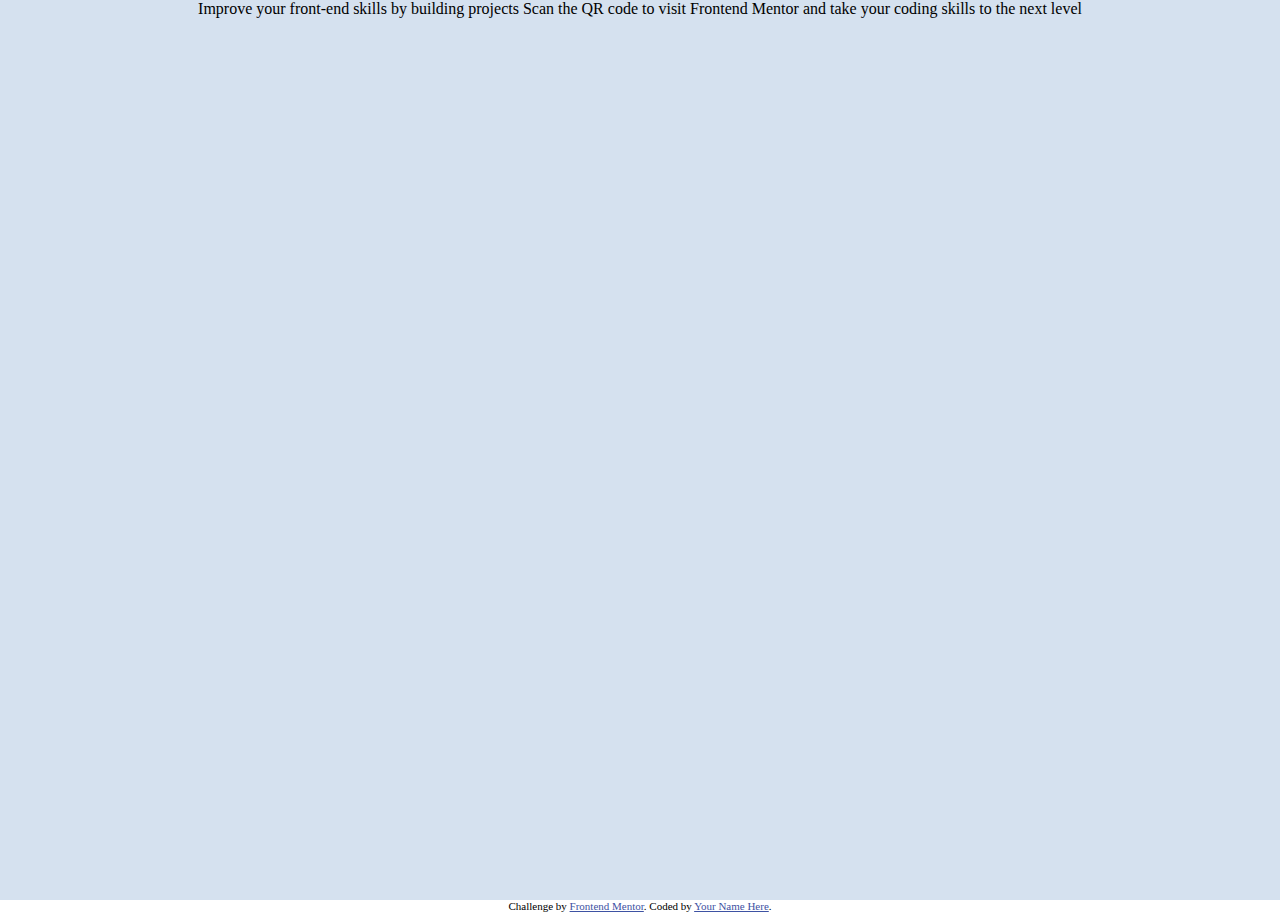
<file: #1 qr-code-component-main/index.html>
<!DOCTYPE html>
<html lang="en">
<head>
  <meta charset="UTF-8">
  <meta name="viewport" content="width=device-width, initial-scale=1.0"> <!-- displays site properly based on user's device -->

  <link rel="icon" type="image/png" sizes="32x32" href="./images/favicon-32x32.png">
  <link rel="stylesheet" href="style.css">
  
  <title>Frontend Mentor | QR code component</title>

  <!-- Feel free to remove these styles or customise in your own stylesheet 👍 -->
  <style>
    .attribution { font-size: 11px; text-align: center; }
    .attribution a { color: hsl(228, 45%, 44%); }
  </style>
</head>
<body>
  <main class="exercice">
    <div class="frontend-phrase">Improve your front-end skills by building projects

    Scan the QR code to visit Frontend Mentor and take your coding skills to the next level
  </div>
  </main>
  <footer>
  <div class="attribution">
    Challenge by <a href="https://www.frontendmentor.io?ref=challenge" target="_blank">Frontend Mentor</a>. 
    Coded by <a href="#">Your Name Here</a>.
  </div>
  </footer>

</body>
</html>
</file>
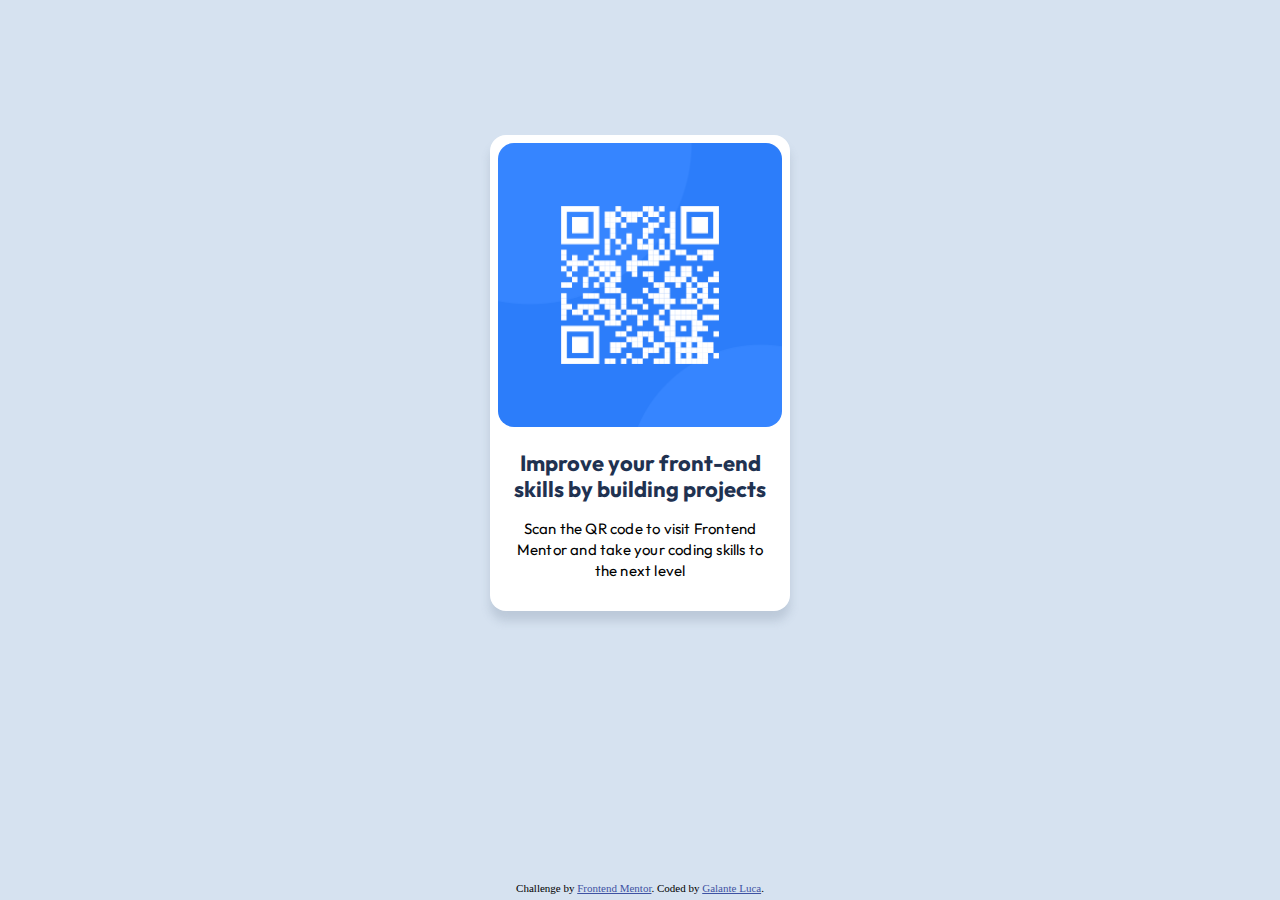
<file: challenge1/index.html>
<!DOCTYPE html>
<html lang="en">
<head>
  <meta charset="UTF-8">
  <meta name="viewport" content="width=device-width, initial-scale=1.0"> <!-- displays site properly based on user's device -->

  <link rel="icon" type="image/png" sizes="32x32" href="./images/favicon-32x32.png">
  <link rel="stylesheet" href="style.css">
  
  <title>Frontend Mentor | QR code component</title>
</head>
<body>
  <main class="exercice">
  <div class="containers">
    <div class="content">
      <img src="images/image-qr-code.png" alt="QR code for visit FrontEndMentor website">
      <h3>Improve your front-end skills by building projects</h3>
      <p>Scan the QR code to visit Frontend Mentor and take your coding skills to the next level</p>
    </div>
  </div>
  </main>
  <footer>
  <div class="attribution">
    Challenge by <a href="https://www.frontendmentor.io?ref=challenge" target="_blank">Frontend Mentor</a>. 
    Coded by <a href="https://github.com/Legalant/frontEndMentor">Galante Luca</a>.
  </div>
  </footer>

</body>
</html>
</file>
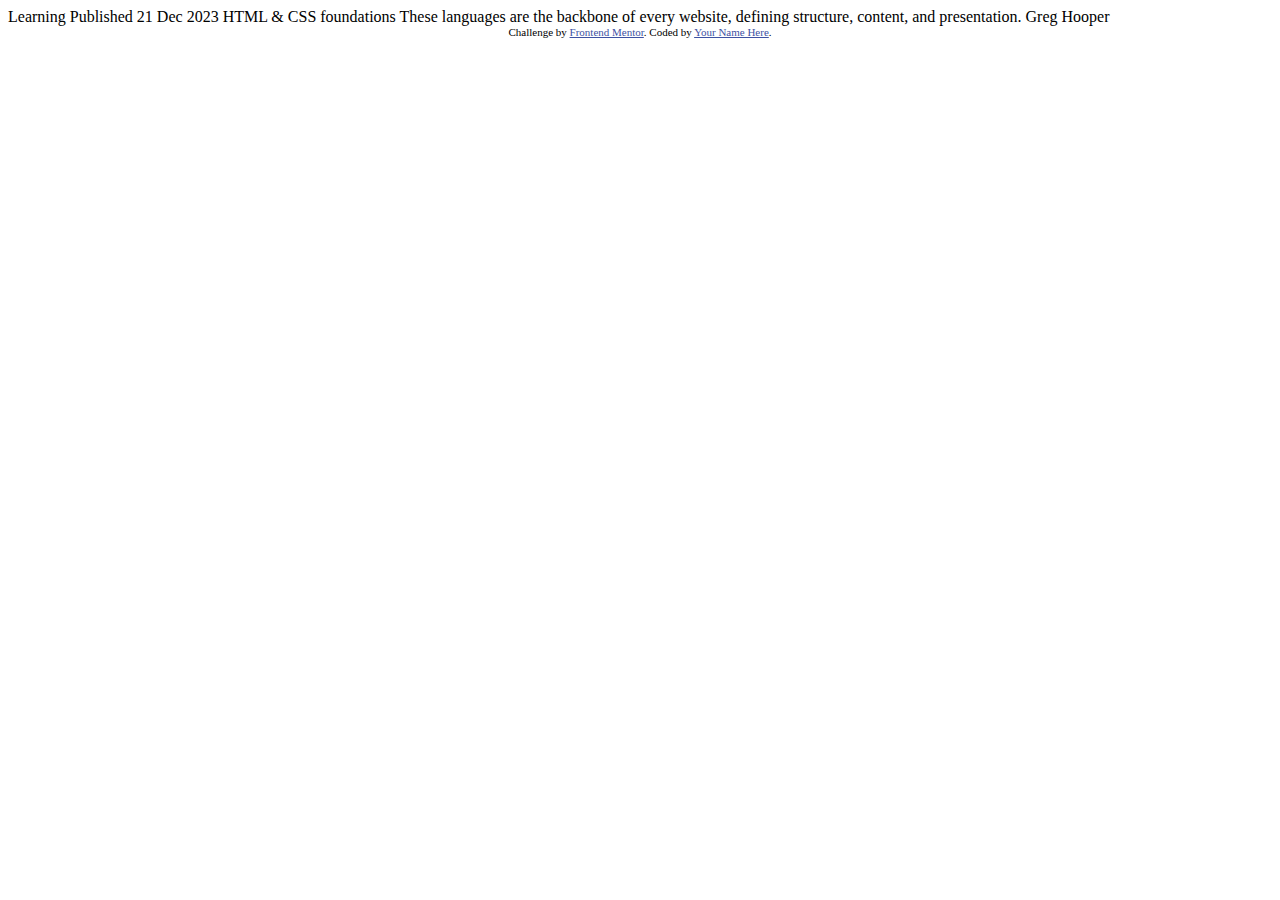
<file: challenge2/index.html>
<!DOCTYPE html>
<html lang="en">
<head>
  <meta charset="UTF-8">
  <meta name="viewport" content="width=device-width, initial-scale=1.0"> <!-- displays site properly based on user's device -->

  <link rel="icon" type="image/png" sizes="32x32" href="./assets/images/favicon-32x32.png">
  
  <title>Frontend Mentor | Blog preview card</title>

  <!-- Feel free to remove these styles or customise in your own stylesheet 👍 -->
  <style>
    .attribution { font-size: 11px; text-align: center; }
    .attribution a { color: hsl(228, 45%, 44%); }
  </style>
</head>
<body>

  Learning

  Published 21 Dec 2023

  HTML & CSS foundations

  These languages are the backbone of every website, defining structure, content, and presentation.

  Greg Hooper
  
  <div class="attribution">
    Challenge by <a href="https://www.frontendmentor.io?ref=challenge" target="_blank">Frontend Mentor</a>. 
    Coded by <a href="#">Your Name Here</a>.
  </div>
</body>
</html>
</file>
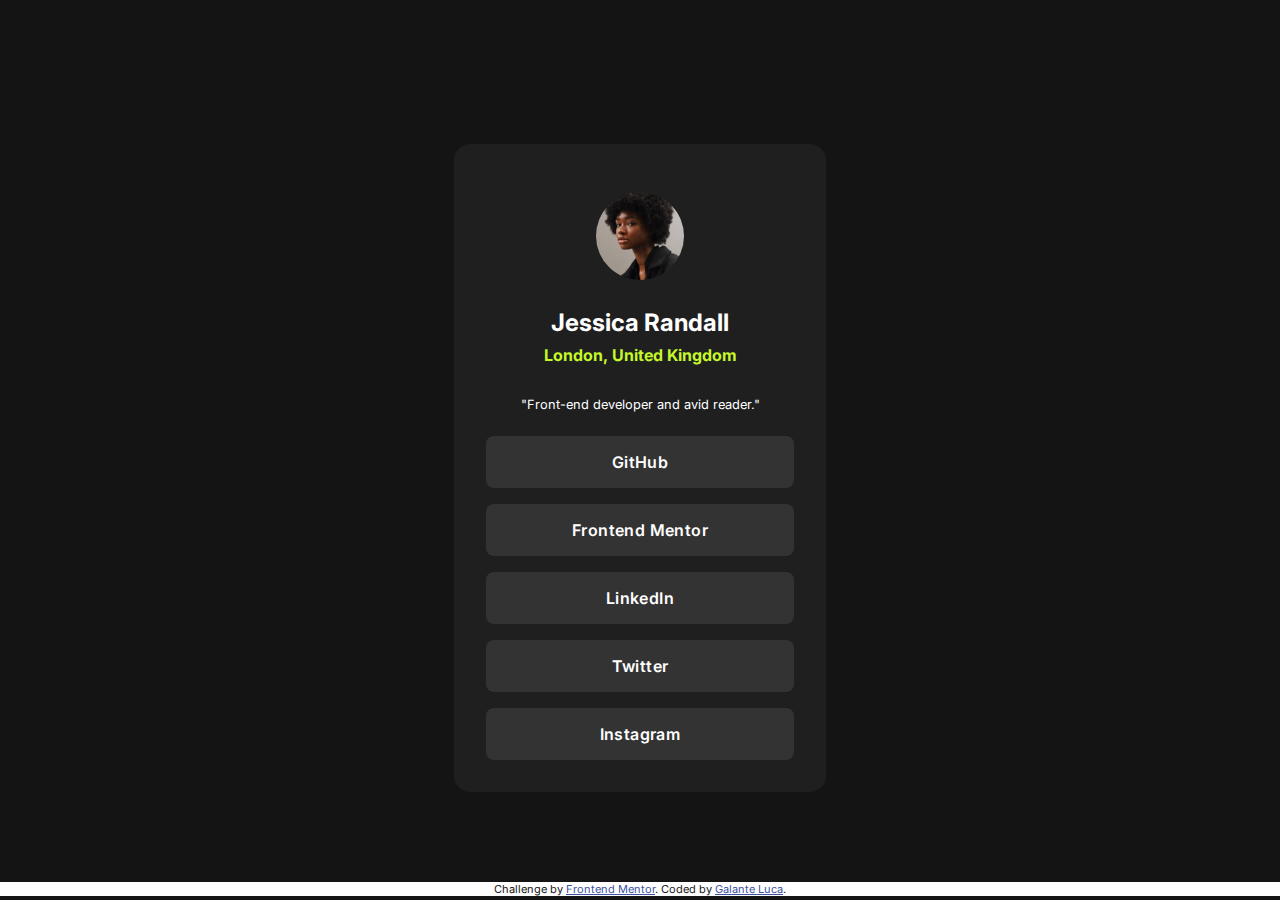
<file: challenge3/index.html>
<!DOCTYPE html>
<html lang="en">
<head>
  <meta charset="UTF-8">
  <meta name="viewport" content="width=device-width, initial-scale=1.0"> <!-- displays site properly based on user's device -->

  <link rel="icon" type="image/png" sizes="32x32" href="./assets/images/favicon-32x32.png">
  <link rel="stylesheet" href="style.css">
  
  <title>Frontend Mentor | Social links profile</title>

</head>
<body>
  <main>
    <div class="card">
      <div class="container">
        <div class="text">
          <div class="image"><img src="avatar-jessica.jpeg" alt=""></div>
          <h1>Jessica Randall</h1>
          <h2>London, United Kingdom</h2>
          <p>"Front-end developer and avid reader."</p>
        </div>
      <div class="btnContainer">
        <a class="btn" href="">GitHub</a>
        <a class="btn" href="">Frontend Mentor</a>
        <a class="btn" href="">LinkedIn</a>
        <a class="btn" href="">Twitter</a>
        <a class="btn" href="">Instagram</a>
      </div>
    </div>
  </div>
</main>
<footer>
  <div class="attribution">
    Challenge by <a href="https://www.frontendmentor.io?ref=challenge" target="_blank">Frontend Mentor</a>. 
    Coded by <a href="https://www.frontendmentor.io/profile/Legalant" target="_blank">Galante Luca</a>.
  </div>
</footer>
</body>
</html>
</file>
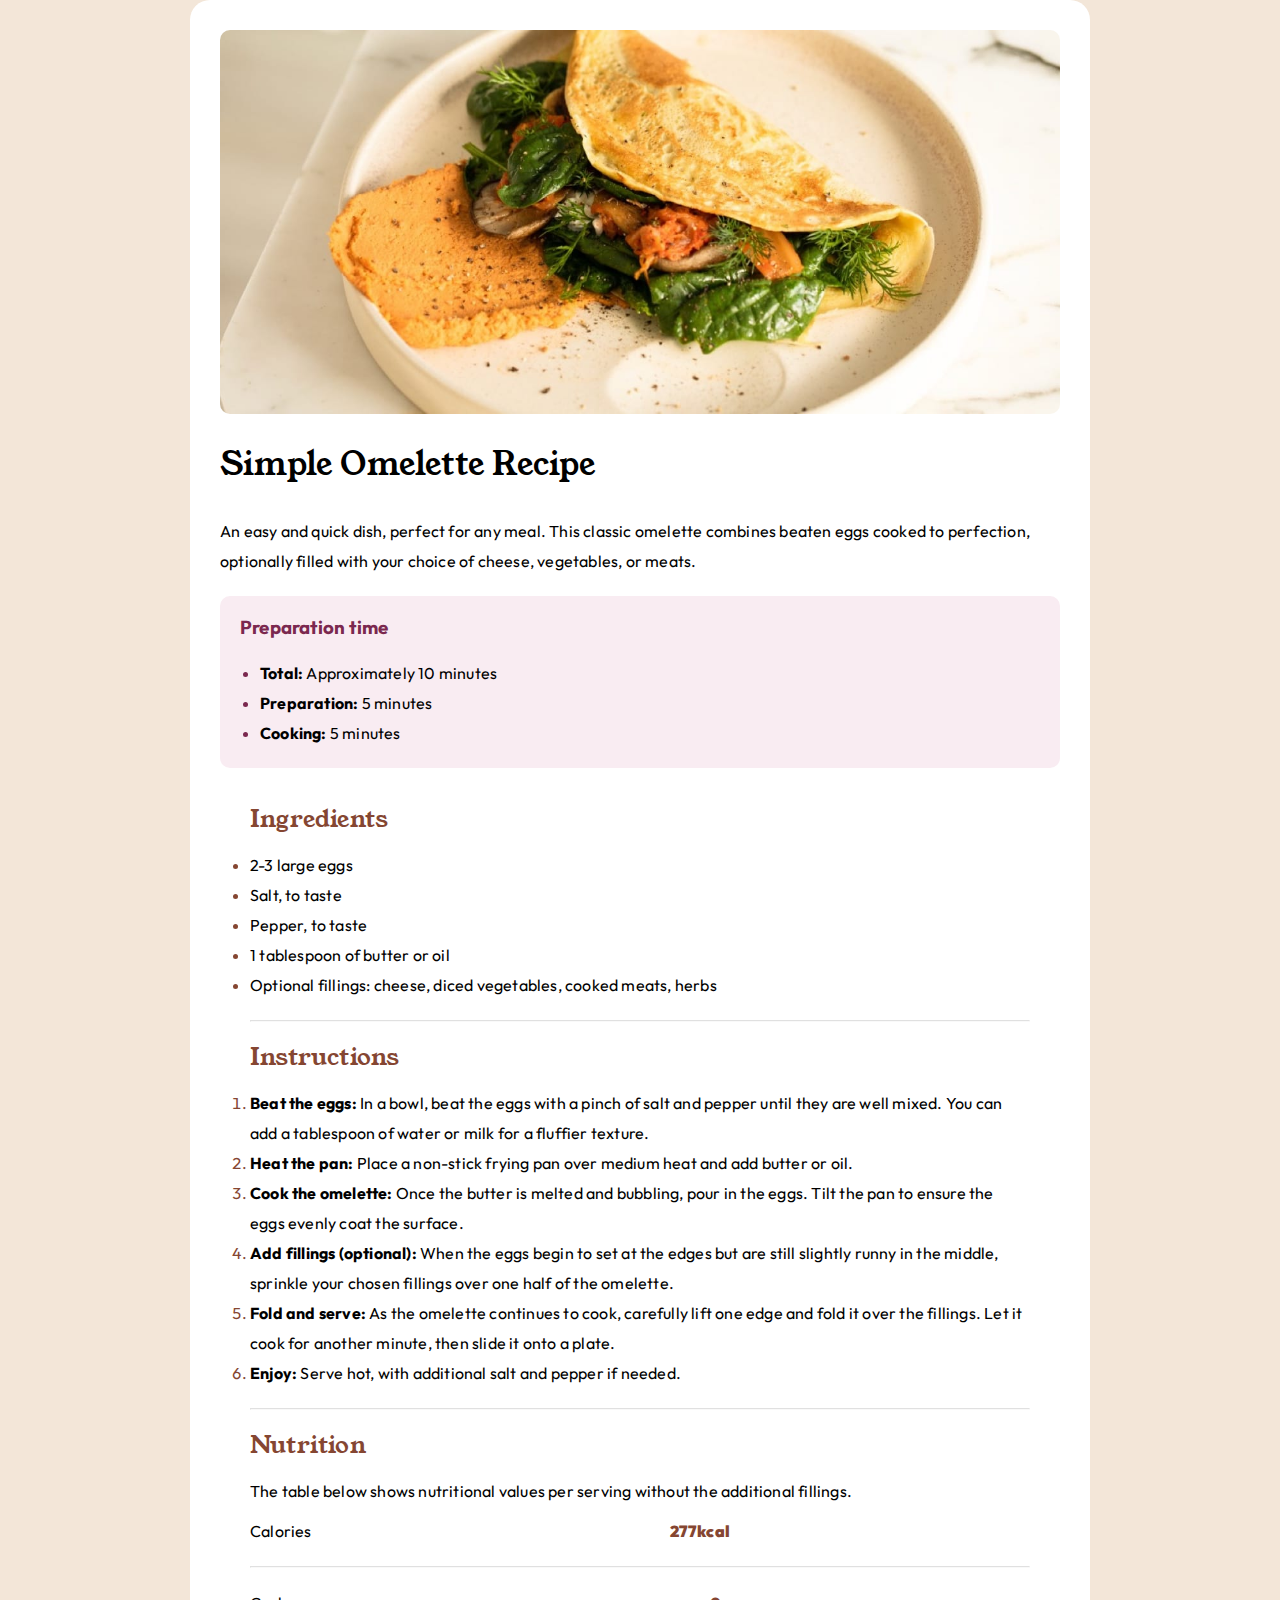
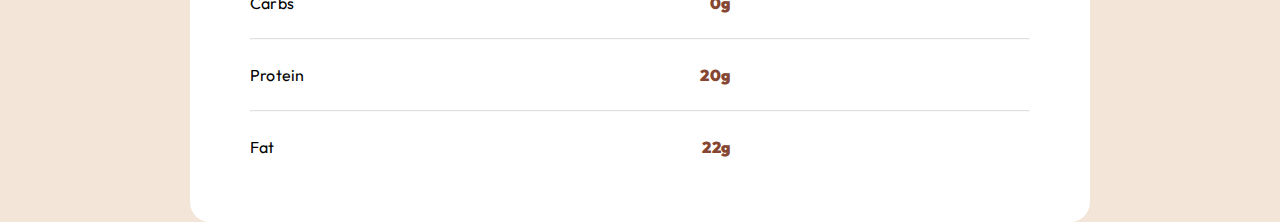
<file: challenge4/index.html>
<!DOCTYPE html>
<html lang="en">
<head>
  <meta charset="UTF-8">
  <meta name="viewport" content="width=device-width, initial-scale=1.0"> <!-- displays site properly based on user's device -->

  <link rel="icon" type="image/png" sizes="32x32" href="./assets/images/favicon-32x32.png">
  <link rel="stylesheet" href="style.css">
  
  <title>Frontend Mentor | Recipe page</title>
</head>
<body>
  <main>
    <div class="card">

      <img id="omelette" src="./image-omelette.jpeg" alt="">

      <h1>Simple Omelette Recipe</h1>

      <p>An easy and quick dish, perfect for any meal. This classic omelette combines beaten eggs cooked 
      to perfection, optionally filled with your choice of cheese, vegetables, or meats.
      </p>

      <div class="preparation">
        <h3>Preparation time</h3>
        <ul class="preparation-list">
          <div class="margin-left">
          <li><strong>Total:</strong> Approximately 10 minutes</li>
          <li><strong>Preparation: </strong>5 minutes</li>
          <li><strong>Cooking:</strong> 5 minutes</li>
          </div>
        </ul>
      </div>

      <div class="content">

      <div class="ingredients">
        <h2>Ingredients</h2>
        <ul class="ingredients-list">
          <li>2-3 large eggs</li>
          <li>Salt, to taste</li>
          <li>Pepper, to taste</li>
          <li>1 tablespoon of butter or oil</li>
          <li>Optional fillings: cheese, diced vegetables, cooked meats, herbs</li>
        </ul>
      </div>

      <hr>
      <div class="instuctions">
        <h2>Instructions</h2>
          <ol class="instructions-list">
            <li><strong>Beat the eggs:</strong> In a bowl, beat the eggs with a pinch of salt and pepper until they are well mixed. 
              You can add a tablespoon of water or milk for a fluffier texture.</li>
            <li><strong>Heat the pan:</strong> Place a non-stick frying pan over medium heat and add butter or oil.</li>
            <li><strong>Cook the omelette:</strong> Once the butter is melted and bubbling, pour in the eggs. Tilt the pan to ensure 
              the eggs evenly coat the surface.</li>
            <li><strong>Add fillings (optional):</strong> When the eggs begin to set at the edges but are still slightly runny in the 
              middle, sprinkle your chosen fillings over one half of the omelette.</li>
            <li><strong>Fold and serve:</strong> As the omelette continues to cook, carefully lift one edge and fold it over the 
              fillings. Let it cook for another minute, then slide it onto a plate.</li>
            <li><strong>Enjoy:</strong> Serve hot, with additional salt and pepper if needed.</li>
          </ol>
      </div>
      <hr>
      <div class="nutrition">
        <h2>Nutrition</h2>

        <p>The table below shows nutritional values per serving without the additional fillings.</p>
        <div class="nutrition-table">
          <div class="row">
              <p>Calories</p>
              <span class="brown">277kcal</span>
          </div>
          <hr>
          <div class="row">
              <p>Carbs</p>
              <span class="brown">0g</span>
          </div>
          <hr>
          <div class="row">
              <p>Protein</p>
              <span class="brown">20g</span>
          </div>
          <hr>
          <div class="row">
              <p>Fat</p>
              <span class="brown">22g</span>
          </div>
        </div>
      </div>
    </div>
  </div>
  </main>
</body>
</html>
</file>
<file: #1 qr-code-component-main/style.css>
@import url('https://fonts.googleapis.com/css2?family=Outfit:wght@100..900&display=swap');
* {
    margin: 0;
    padding: 0;
    box-sizing: border-box;
}
.frontend-phrase{
    text-align: center;
}
.attribution {
    font-size: 11px; text-align: center;
}
.attribution a { 
    color: hsl(228, 45%, 44%);
}

.exercice {
    height: 100vh;
    background-color: #D5E1EF;
}
</file>
<file: challenge1/style.css>
@import url('https://fonts.googleapis.com/css2?family=Outfit:wght@100..900&display=swap');
* {
    margin: 0;
    padding: 0;
    box-sizing: border-box;
}
body{
    background-color: hsl(212, 45%, 89%);
}
.attribution {
    font-size: 11px; text-align: center;
}
.attribution a { 
    color: hsl(228, 45%, 44%);
}

.exercice {
    height: 98vh;
}

.containers {
    display: flex;
    justify-content: center;
    padding-top: 15vh;

}

.content {
    font-family: "outfit";
    background-color: white;
    display: flex;
    width: 300px;
    flex-direction: column;
    text-align: center;
    border-radius: 16px;
    box-shadow: 0 10px 10px 0 #68778d3b;
}

.content img{ 
    border-radius: 24px;
    padding: 8px;
}

.content p, h3{
    margin-top: 15px;
    padding: 0 20px;
}
.content h3{
    font-weight: 700;
    font-size: 22px;
    line-height: 120%;
    color: hsl(218, 44%, 22%);
}
.content p{
    font-size: 15px;
    font-weight: 400;
    letter-spacing: .2px;
    line-height: 140%;
    padding-bottom: 30px;
    color: hls(216, 15%, 48%);
}
</file>
<file: challenge3/style.css>
@import url('https://fonts.googleapis.com/css2?family=Inter:ital,opsz,wght@0,14..32,100..900;1,14..32,100..900&display=swap');

.attribution { font-size: 11px; text-align: center; color: var(--Grey9) }
.attribution a { color: hsl(228, 45%, 44%); }

*{
    margin: 0;
    padding: 0;
    box-sizing: border-box;
}
:root{
    --Green : hsl(75, 94%, 57%);
    --Grey7 : hsl(0, 0%, 20%);
    --Grey8 : hsl(0, 0%, 12%);
    --Grey9 : hsl(0, 0%, 8%);
}

body{
    background-color: var(--Grey9);
    font-family: "Inter", sans-serif;
    color: white;
}

main{
    height: 98vh;
    display: flex;
    justify-content: center;
}
footer{
    background-color: white;
}

.card{
    background-color: var(--Grey8);
    height: fit-content;
    width: fit-content;
    border-radius: 16px;
    margin-top: 16vh;
}
.container{
    padding: 32px;
    text-align: center;
}
.text{
    display: flex;
    flex-direction: column;
    gap: 8px;
    margin-bottom: 24px;
}
.image{
    margin: 16px
}
.btnContainer{
    display: flex;
    flex-direction: column;
    gap: 16px;
    width: 100%;
}
.btn{
    text-decoration: none;
    color: white;
    background-color: var(--Grey7);
    width: 24vw;
    padding: 16px;
    border-radius: 8px;
    text-align: center;
    font-size: 1rem;
    font-weight: 600;
    letter-spacing: 0.4px;
}
@media screen and (max-width:1000px) {
   .btn{
       width: auto;
   }
    
}
.btn:hover{
    background-color: var(--Green);
    color: var(--Grey9);
}

img{
    border-radius: 100%;
    width: 32%;
}

h1{
    font-size: 1.5rem;
}

h2{
    color: var(--Green);
    font-size: 16px;
    margin-bottom: 24px;
    font-size: 1rem;
}
p{
    font-size: 0.8rem;
}
</file>
<file: challenge4/style.css>
/* -----------------font------------------- */
@import url('https://fonts.googleapis.com/css2?family=Young+Serif&display=swap');
@import url('https://fonts.googleapis.com/css2?family=Outfit:wght@100..900&display=swap');
/*----------------------------------------- */


/* -----------------set up----------------- */
*{
    padding: 0;
    margin: 0;
    box-sizing: border-box;
}
:root{
    --Stone100 : hsl(30, 54%, 90%);
    --Stone150 : hsl(30, 18%, 87%);
    --Stone600 : hsl(30, 10%, 34%);
    --Stone900 : hsl(24, 5%, 18%);

    --Brown800 : hsl(14, 45%, 36%);

    --Rose800 : hsl(332, 51%, 32%);
    --Rose50 : hsl(330, 100%, 98%);
}
/*----------------------------------------- */

/*----------------content------------------ */
body{
    background-color: var(--Stone100);
}
main{
    height: 98vh;
    display: flex;
    justify-content: center;
    font-family: "Outfit", sans-serif;
    font-size: 1rem;
    font-weight: 400;
    letter-spacing: 0.2px;
    line-height: 30px;
}
.card{
    background-color: white;
    border-radius: 20px;
    height: fit-content;
    width: 30vw;
    display: flex;
    flex-direction: column;
    gap: 20px;
    margin-top: 40px;
}
@media screen and (max-width: calc(800px *2)) {
    .card{
        width: 100%;
        margin-top: 0;
        max-width: 100vh;
    }
    
}
.content, .card{
    padding: 30px;
}
.content{
    padding-top: 0;
}
hr{
    margin: 20px 0;
    opacity: 0.3;
    width: 100%;
}

#omelette{
    border-radius: 10px;
}


/* title */
h1, h2, h3{
    margin: 16px 0;
}
h2{
    color: var(--Brown800);
}
h3{
    color: var(--Rose800);
}
h1, h2{
    font-family: "Young Serif", serif;
    font-weight: 400;
}



.preparation{
    background-color: hsl(332, 51%, 95%);
    padding: 20px;
    padding-top: 0;
    border-radius: 10px;
}

.brown{
    color: var(--Brown800);
    font-weight: 900;
    margin-right: 300px;
}

/* lists ::marker */

.preparation-list li::marker{
    color: var(--Rose800);
}
.margin-left{
    margin-left: 20px;
}
.ingredients-list li::marker, .instructions-list li::marker{
    color: var(--Brown800);
}
.row {
    display: flex;
    flex-direction: row;
    justify-content: space-between;
    margin-top: 10px;
}
</file>
